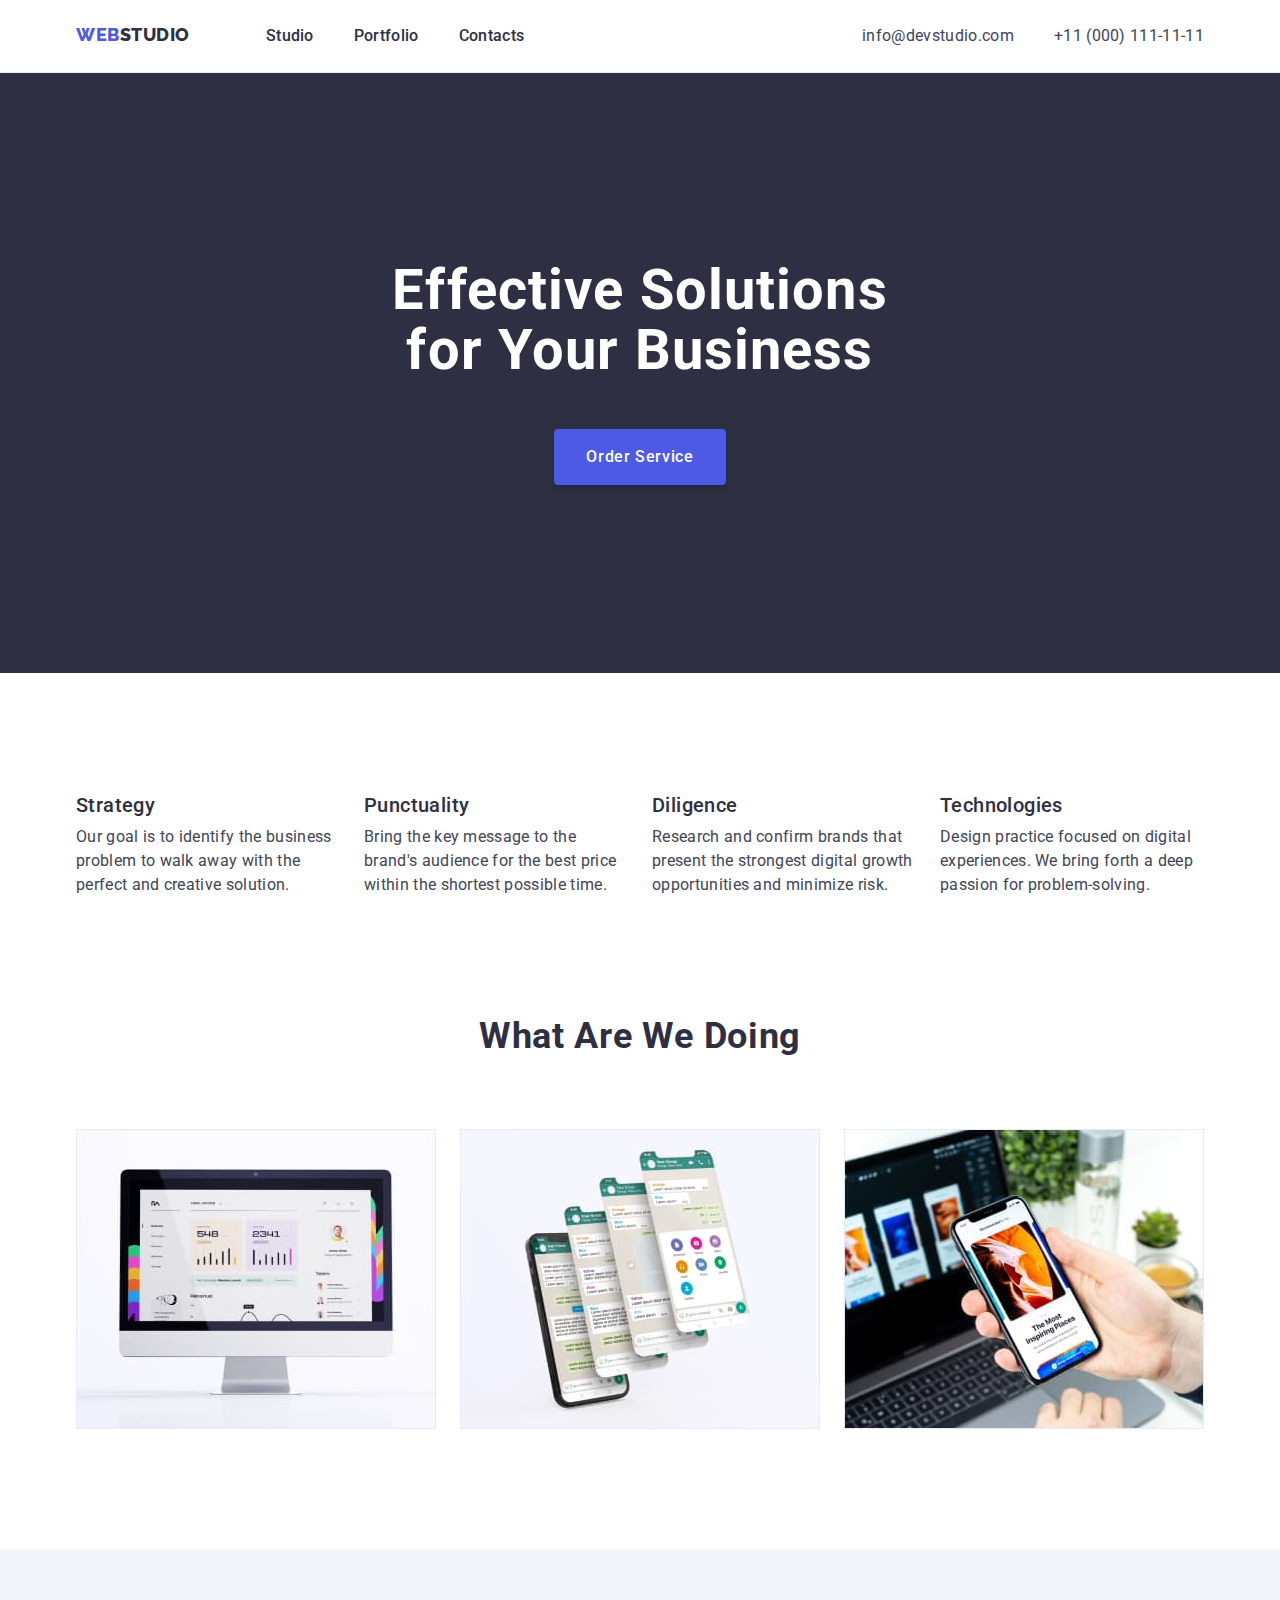
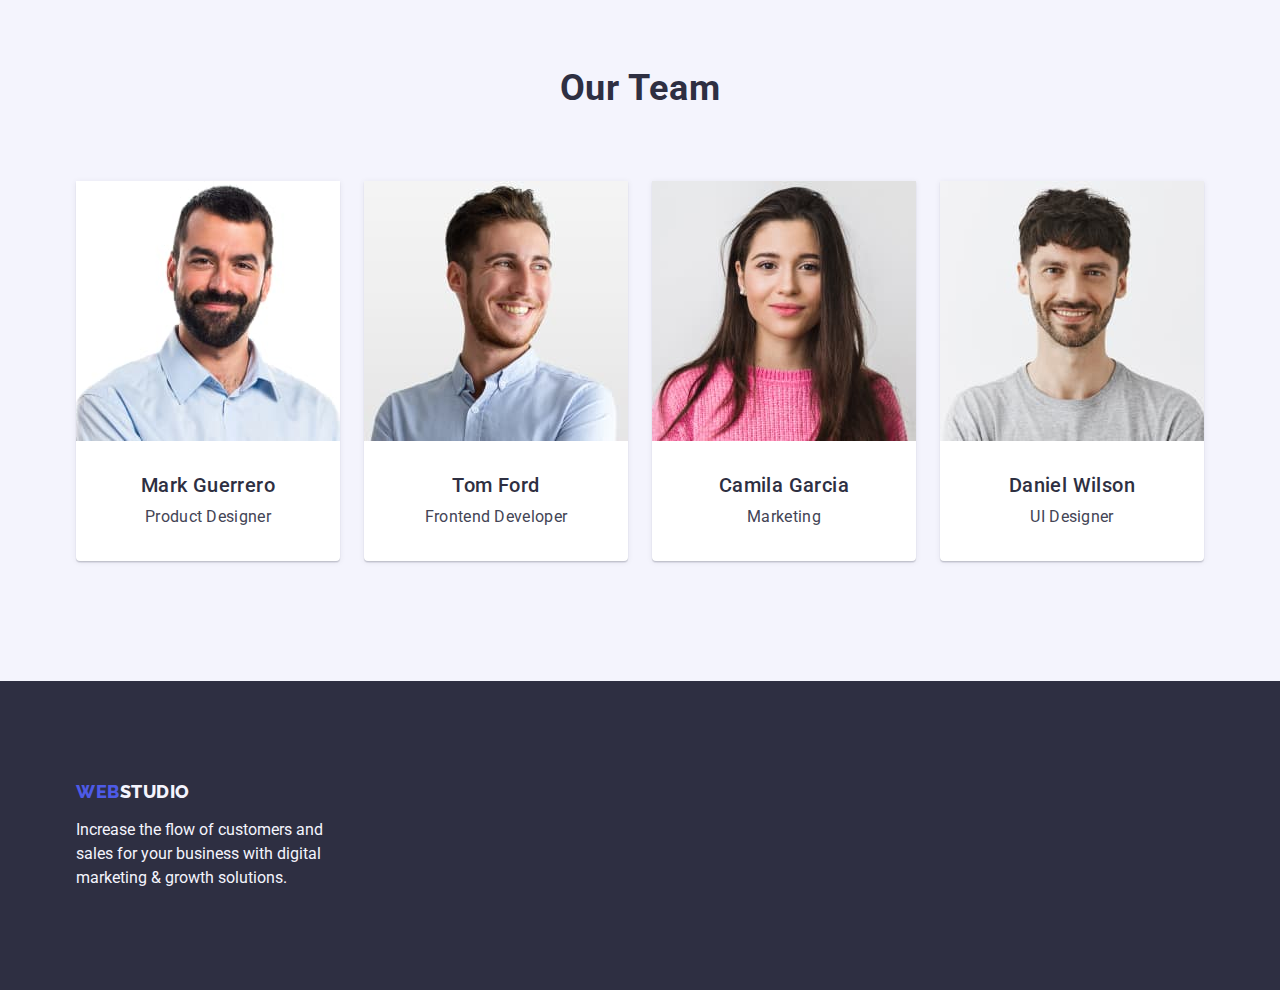
<file: index.html>
<!DOCTYPE html>
<html lang="en">
  <head>
    <meta charset="UTF-8" />
    <meta http-equiv="X-UA-Compatible" content="IE=edge" />
    <meta name="viewport" content="width=device-width, initial-scale=1.0" />
    <link rel="preconnect" href="https://fonts.googleapis.com" />
    <link rel="preconnect" href="https://fonts.gstatic.com" crossorigin />
    <link
      href="https://fonts.googleapis.com/css2?family=Raleway:wght@800&family=Roboto:wght@400;500;700;900&display=swap"
      rel="stylesheet"
    />
    <link
      rel="stylesheet"
      href="https://cdnjs.cloudflare.com/ajax/libs/modern-normalize/1.1.0/modern-normalize.min.css"
    />
    <title>WEBSTUDIO</title>
    <link rel="stylesheet" href="./css/styles.css" />
  </head>
  <body>
    <!-- HEADER -->
    <header class="header">
      <div class="container header-container">
        <nav>
          <!-- LOGO -->

          <a href="./index.html" class="logo-icon link"
            >Web<span class="icon-logo">Studio</span></a
          >

          <!-- NAVIGATION LIST -->

          <ul class="list nav-conteainer">
            <li class="nav-list-item container-item">
              <a class="link link-itms" href="./index.html">Studio</a>
            </li>
            <li class="nav-list-item container-item">
              <a class="link link-itms" href="./portfolio.html">Portfolio</a>
            </li>
            <li class="nav-list-item container-item">
              <a class="link link-itms" href="">Contacts</a>
            </li>
          </ul>
        </nav>
        <!-- ADDRESS CONTACTS -->
        <address class="address-section">
          <ul class="list address-container">
            <li>
              <a class="contacts link" href="mailto:info@devstudio.com"
                >info@devstudio.com</a
              >
            </li>
            <li>
              <a class="contacts link" href="tel:+110001111111"
                >+11 (000) 111-11-11</a
              >
            </li>
          </ul>
        </address>
      </div>
    </header>
    <main>
      <!-- Section 1 -->

      <section class="hero-section">
        <div class="container">
          <h1 class="hero-title">Effective Solutions for Your Business</h1>
          <button type="button" class="order-button order-container">
            Order Service
          </button>
        </div>
      </section>

      <!-- SECTION 2 ABOUT US -->

      <section class="section-about-us">
        <div class="container">
          <h2 class="visually-hidden">About us</h2>
          <ul class="list container-about">
            <li class="about-items">
              <h3 class="about-title">Strategy</h3>
              <p class="about-subtitle">
                Our goal is to identify the business problem to walk away with
                the perfect and creative solution.
              </p>
            </li>
            <li class="about-items">
              <h3 class="about-title">Punctuality</h3>
              <p class="about-subtitle">
                Bring the key message to the brand's audience for the best price
                within the shortest possible time.
              </p>
            </li>
            <li class="about-items">
              <h3 class="about-title">Diligence</h3>
              <p class="about-subtitle">
                Research and confirm brands that present the strongest digital
                growth opportunities and minimize risk.
              </p>
            </li>
            <li class="about-items">
              <h3 class="about-title">Technologies</h3>
              <p class="about-subtitle">
                Design practice focused on digital experiences. We bring forth a
                deep passion for problem-solving.
              </p>
            </li>
          </ul>
        </div>
      </section>
      <!-- SECTION 3 WORK -->
      <section class="work-section">
        <div class="container">
          <h2 class="works-title">What are we doing</h2>
          <ul class="list work-container">
            <li class="work-list">
              <img
                src="./images/rectangle71.jpg"
                alt="view  monitor"
                width="360"
              />
            </li>
            <li class="work-list">
              <img
                src="./images/rectangle72.jpg"
                alt="view mobile phone"
                width="360"
              />
            </li>
            <li class="work-list">
              <img
                src="./images/Rectangle73.jpg"
                alt="view mobile phone and desktop"
                width="360"
              />
            </li>
          </ul>
        </div>
      </section>
      <!-- SECTION 4 WORK -->
      <section class="team-wrap">
        <div class="container">
          <h2 class="team-title">Our Team</h2>
          <ul class="list team-container">
            <li class="team-itms">
              <img
                src="./images/our_team_foto/mark_guerrero.jpg"
                alt="photo our Product Designer"
                width="264"
              />

              <div class="team-text-wrap">
                <h3 class="team-headline">Mark Guerrero</h3>
                <p class="team-text">Product Designer</p>
              </div>
            </li>
            <li class="team-itms">
              <img
                src="./images/our_team_foto/tom_ford.jpg"
                alt="photo our Frontend Developer"
                width="264"
              />
              <div class="team-text-wrap">
                <h3 class="team-headline">Tom Ford</h3>
                <p class="team-text">Frontend Developer</p>
              </div>
            </li>
            <li class="team-itms">
              <img
                src="./images/our_team_foto/camila_garcia.jpg"
                alt="photo our Marketing"
                width="264"
              />
              <div class="team-text-wrap">
                <h3 class="team-headline">Camila Garcia</h3>
                <p class="team-text">Marketing</p>
              </div>
            </li>
            <li class="team-itms">
              <img
                src="./images/our_team_foto/daniel_wilson.jpg"
                alt="photo our UI Designer"
                width="264"
              />
              <div class="team-text-wrap">
                <h3 class="team-headline">Daniel Wilson</h3>
                <p class="team-text">UI Designer</p>
              </div>
            </li>
          </ul>
        </div>
      </section>
    </main>
    <footer class="footer">
      <div class="container">
        <div class="footer-container">
          <a href="./index.html" class="logo-icon link"
            >Web<span class="icon-logo-footer">Studio</span></a
          >
          <p class="footer-text">
            Increase the flow of customers and sales for your business with
            digital marketing & growth solutions.
          </p>
        </div>
      </div>
    </footer>
  </body>
</html>
</file>
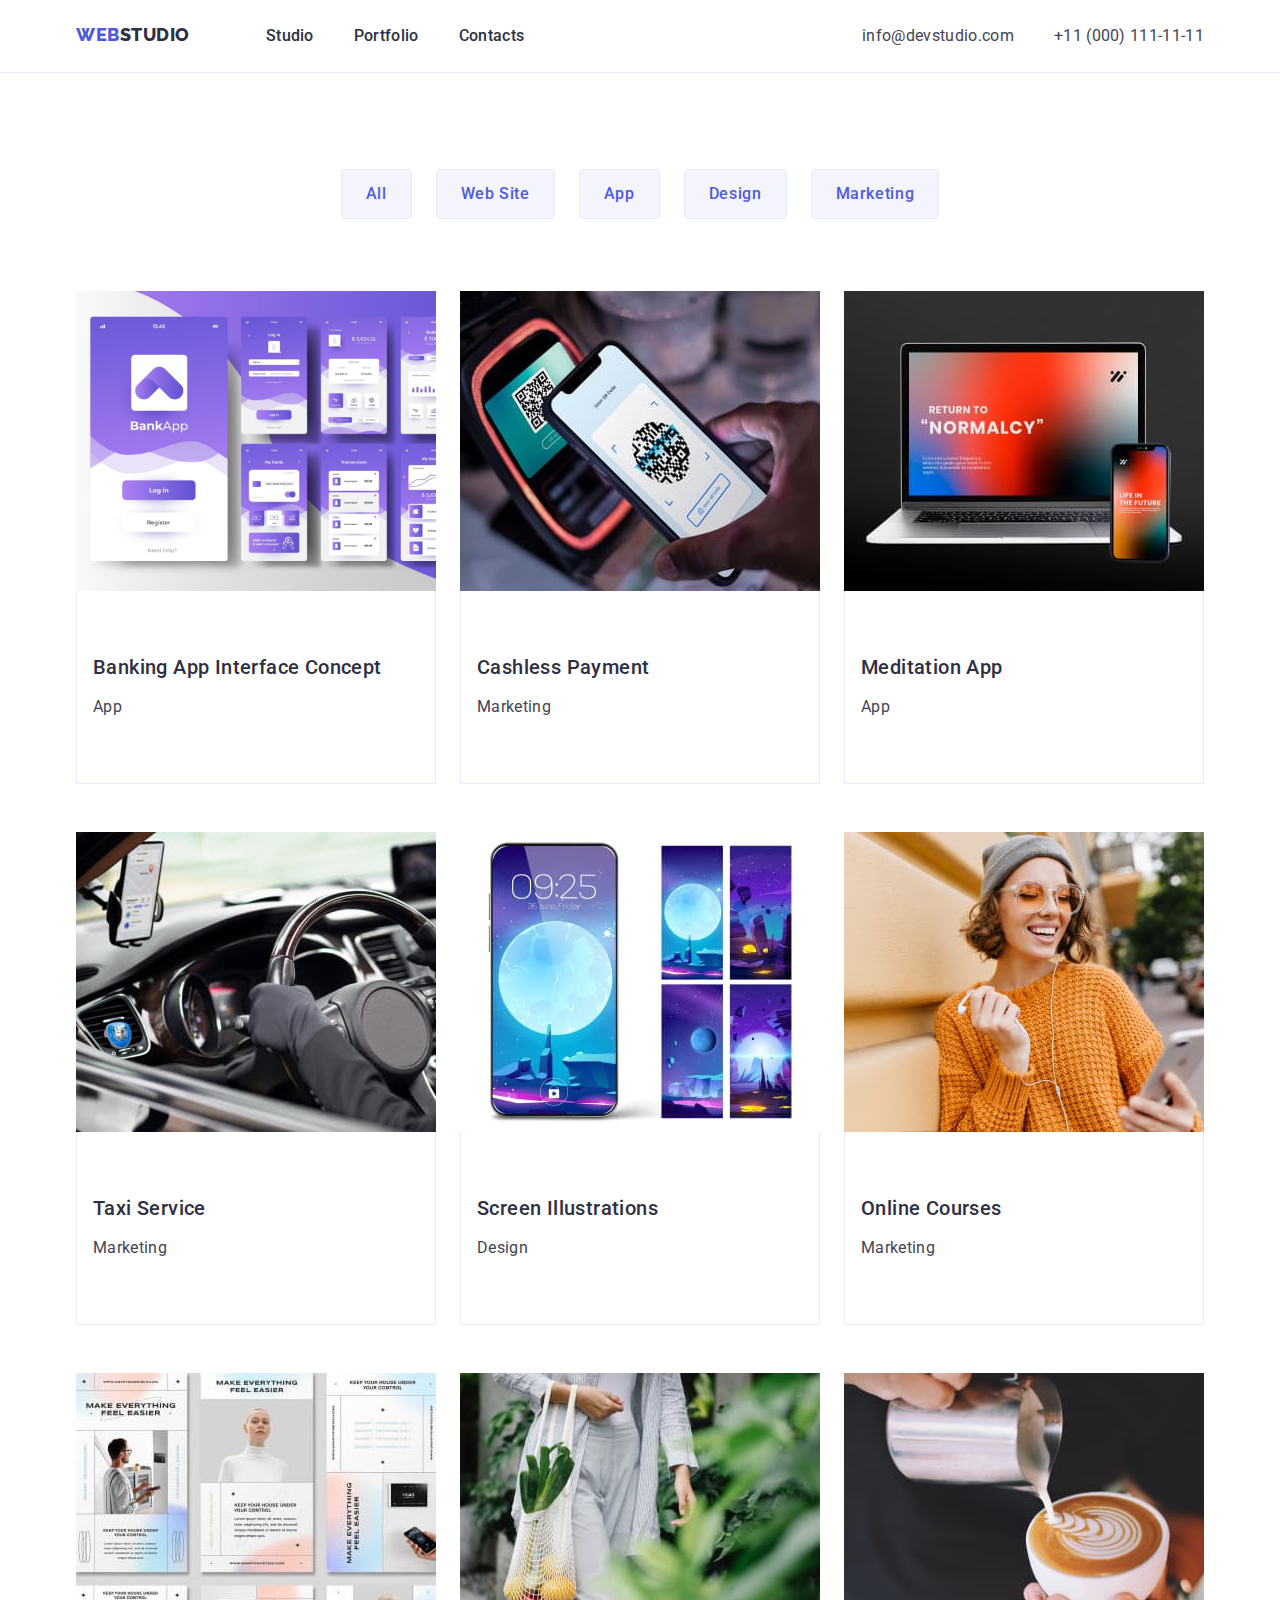
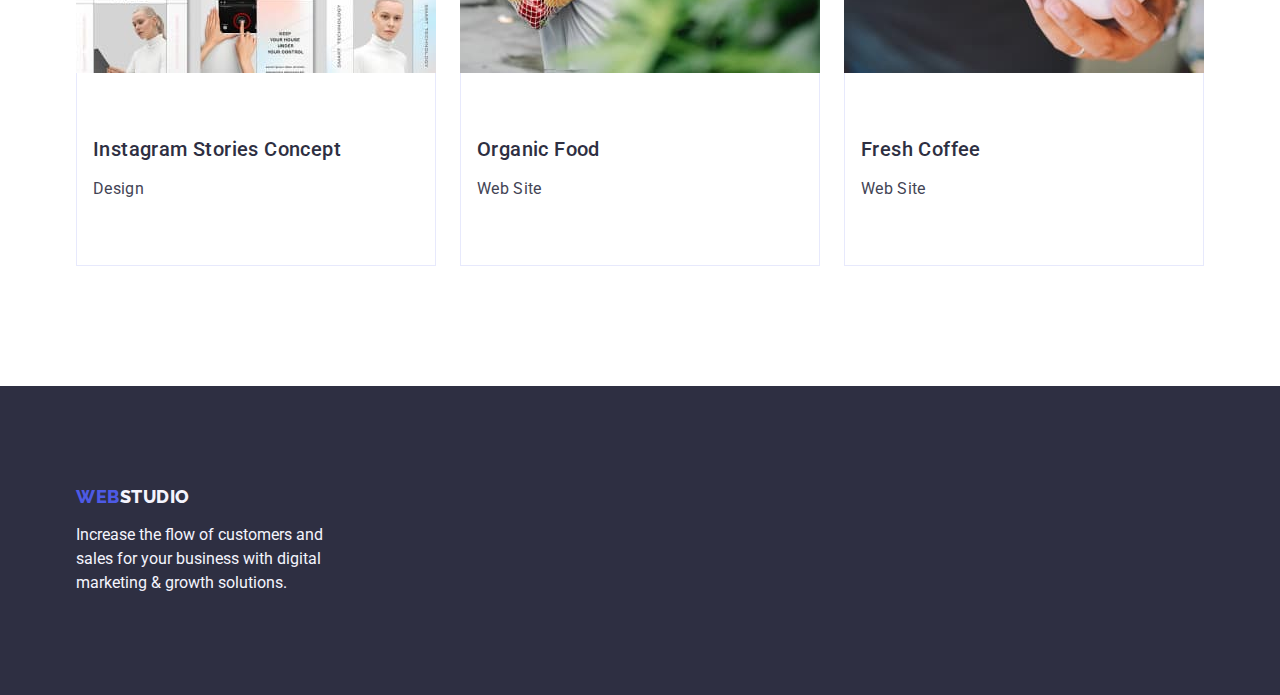
<file: portfolio.html>
<!DOCTYPE html>
<html lang="en">
  <head>
    <meta charset="UTF-8" />
    <meta http-equiv="X-UA-Compatible" content="IE=edge" />
    <meta name="viewport" content="width=device-width, initial-scale=1.0" />
    <link rel="preconnect" href="https://fonts.googleapis.com" />
    <link rel="preconnect" href="https://fonts.gstatic.com" crossorigin />
    <link
      href="https://fonts.googleapis.com/css2?family=Raleway:wght@800&family=Roboto:wght@400;500;700;900&display=swap"
      rel="stylesheet"
    />
    <link
      rel="stylesheet"
      href="https://cdnjs.cloudflare.com/ajax/libs/modern-normalize/1.1.0/modern-normalize.min.css"
    />
    <title>WEBSTUDIO</title>
    <link rel="stylesheet" href="./css/styles.css" />
  </head>
  <body>
    <header class="header">
      <div class="container header-container">
        <nav>
          <!-- LOGO -->

          <a href="./index.html" class="logo-icon link"
            >Web<span class="icon-logo">Studio</span></a
          >

          <!-- NAVIGATION LIST -->

          <ul class="list nav-conteainer">
            <li class="nav-list-item container-item">
              <a class="link link-itms" href="./index.html">Studio</a>
            </li>
            <li class="nav-list-item container-item">
              <a class="link link-itms" href="./portfolio.html">Portfolio</a>
            </li>
            <li class="nav-list-item container-item">
              <a class="link link-itms" href="">Contacts</a>
            </li>
          </ul>
        </nav>
        <!-- ADDRESS CONTACTS -->
        <address class="address-section">
          <ul class="list address-container">
            <li>
              <a class="contacts link" href="mailto:info@devstudio.com"
                >info@devstudio.com</a
              >
            </li>
            <li>
              <a class="contacts link" href="tel:+110001111111"
                >+11 (000) 111-11-11</a
              >
            </li>
          </ul>
        </address>
      </div>
    </header>
    <main>
      <section class="section-portfolio">
        <div class="container">
          <h1 class="visually-hidden">Portfolio</h1>
          <ul class="list filter-container">
            <li>
              <button class="filter-list-item" type="button">All</button>
            </li>
            <li>
              <button class="filter-list-item" type="button">Web Site</button>
            </li>
            <li>
              <button class="filter-list-item" type="button">App</button>
            </li>
            <li>
              <button class="filter-list-item" type="button">Design</button>
            </li>
            <li>
              <button class="filter-list-item" type="button">Marketing</button>
            </li>
          </ul>
          <ul class="list img-container">
            <li class="img-work">
              <a href="" class="link">
                <img
                  src="./images/portfolio/banking_app_interface_concept.jpg"
                  alt="photo our app"
                  height="300"
                />
                <div class="work-text-wrap">
                  <h2 class="work-lead">Banking App Interface Concept</h2>
                  <p class="work-lead-text">App</p>
                </div>
              </a>
            </li>
            <li class="img-work">
              <a href="" class="link">
                <img
                  src="./images/portfolio/cashless_payment.jpg"
                  alt="photo Cashless Payment"
                  width="360"
                  height="300"
                />
                <div class="work-text-wrap">
                  <h2 class="work-lead">Cashless Payment</h2>
                  <p class="work-lead-text">Marketing</p>
                </div>
              </a>
            </li>
            <li class="img-work">
              <a href="" class="link">
                <img
                  src="./images/portfolio/meditation_app.jpg"
                  alt="photo leptop and phone with our app"
                  width="360"
                  height="300"
                />
                <div class="work-text-wrap">
                  <h2 class="work-lead">Meditation App</h2>
                  <p class="work-lead-text">App</p>
                </div>
              </a>
            </li>

            <li class="img-work">
              <a href="" class="link">
                <img
                  src="./images/portfolio/taxi_service.jpg"
                  alt="photo cellphone and taxi-driver"
                  width="360"
                  height="300"
                />
                <div class="work-text-wrap">
                  <h2 class="work-lead">Taxi Service</h2>
                  <p class="work-lead-text">Marketing</p>
                </div>
              </a>
            </li>
            <li class="img-work">
              <a href="" class="link">
                <img
                  src="./images/portfolio/screen_illustrations.jpg"
                  alt="cellphone and screen illustrations"
                  width="360"
                  height="300"
                />
                <div class="work-text-wrap">
                  <h2 class="work-lead">Screen Illustrations</h2>
                  <p class="work-lead-text">Design</p>
                </div>
              </a>
            </li>
            <li class="img-work">
              <a href="" class="link">
                <img
                  src="./images/portfolio/online_courses.jpg"
                  alt="girl with cellphone"
                  width="360"
                  height="300"
                />
                <div class="work-text-wrap">
                  <h2 class="work-lead">Online Courses</h2>
                  <p class="work-lead-text">Marketing</p>
                </div>
              </a>
            </li>

            <li class="img-work">
              <a href="" class="link">
                <img
                  src="./images/portfolio/instagram_stories_concept.jpg"
                  alt="phone pages from instagram"
                  width="360"
                  height="300"
                />
                <div class="work-text-wrap">
                  <h2 class="work-lead">Instagram Stories Concept</h2>
                  <p class="work-lead-text">Design</p>
                </div>
              </a>
            </li>
            <li class="img-work">
              <a href="" class="link">
                <img
                  src="./images/portfolio/organic_food.jpg"
                  alt="photo lady with organic food"
                  width="360"
                  height="300"
                />
                <div class="work-text-wrap">
                  <h2 class="work-lead">Organic Food</h2>
                  <p class="work-lead-text">Web Site</p>
                </div>
              </a>
            </li>
            <li class="img-work">
              <a href="" class="link">
                <img
                  src="./images/portfolio/fresh_coffee.jpg"
                  alt="photo cup of Coffee"
                  width="360"
                  height="300"
                />
                <div class="work-text-wrap">
                  <h2 class="work-lead">Fresh Coffee</h2>
                  <p class="work-lead-text">Web Site</p>
                </div>
              </a>
            </li>
          </ul>
        </div>
      </section>
    </main>
    <footer class="footer">
      <div class="container">
        <div class="footer-container">
          <a href="./index.html" class="logo-icon link"
            >Web<span class="icon-logo-footer">Studio</span></a
          >
          <p class="footer-text">
            Increase the flow of customers and sales for your business with
            digital marketing & growth solutions.
          </p>
        </div>
      </div>
    </footer>
  </body>
</html>
</file>
<file: css/styles.css>
:root {
  --primary-text-color: #2e2f42;
  --secondary-text-color: #434455;
  --white-text-colot: #ffffff;
  --footer-text-color: #f4f4fd;
  --web-text-color: #4d5ae5;
  --hover-focus-color: #404bbf;
}
body {
  font-family: "Roboto", sans-serif;
  color: #434455;
  background-color: #ffffff;
}
h1,
h2,
h3,
h4,
h5,
h6,
p,
ul {
  margin: 0;
}
a {
  text-decoration: none;
}
img {
  display: block;
  max-width: 100%;
  /* height: auto; */
}

.list {
  list-style: none;
  padding: 0;
}
.link {
  text-decoration: none;
}
.container {
  width: 1158px;
  margin: 0 auto;
  padding: 0 15px;
  /* box-sizing: border-box; */
  /* outline: 1px red solid; */
}
nav {
  display: flex;
}

/* Header-Container */
.header {
  padding: 24px 0;
  width: 100%;
  background-color: #ffffff;
  border-bottom: 1px solid #e7e9fc;
}
.header-container {
  display: flex;
}

/* WebStudio logo header */
.logo-container {
  display: block;
}
.logo-icon {
  font-family: "Raleway", sans-serif;
  font-weight: 800;
  font-size: 18px;
  line-height: 1.17;
  letter-spacing: 0.03em;
  text-transform: uppercase;
  color: var(--web-text-color);
}
.icon-logo {
  color: var(--primary-text-color);
}

/* WebStudio navigation */

.nav-conteainer {
  display: flex;
  /* align-items: center; */
  gap: 40px;
  margin-left: 76px;
}
.container-item {
  display: flex;
}

.nav-list-item {
  font-weight: 500;
  font-size: 16px;
  line-height: 1.5;
  letter-spacing: 0.02em;
}
.link-itms {
  color: var(--primary-text-color);
}
.link-itms:hover {
  color: #404bbf;
}
.link-itms:focus {
  color: #404bbf;
}

/* ADDRESS CONTACTS */

.address-container {
  display: flex;
  gap: 40px;
}
.address-section {
  font-style: normal;
  margin-left: auto;
}
.address-items {
  display: flex;
  justify-content: flex-end;
}

.contacts {
  font-size: 16px;
  line-height: 1.5;
  letter-spacing: 0.02em;
  color: #434455;
  text-decoration: none;
  display: block;
}
.contacts:hover {
  color: #404bbf;
}
.contacts:focus {
  color: #404bbf;
}
/* Section 1 */
.hero-section {
  background: #2e2f42;

  padding: 188px 0;
  text-align: center;
}
.hero-title {
  font-weight: 700;
  max-width: 496px;
  margin: 0 auto;
  font-size: 56px;
  line-height: 1.07;
  text-align: center;
  color: #ffffff;
  letter-spacing: 0.02em;
}
.order-button:hover {
  background-color: #404bbf;
  cursor: pointer;
}
.order-button:focus {
  background-color: #404bbf;
  cursor: pointer;
}
.order-container {
  display: block;
  margin: 0 auto;
  margin-top: 48px;
}
.order-button {
  font-family: "Roboto", sans-serif;
  min-width: 169px;
  padding: 16px 32px;
  border: none;
  border-radius: 4px;
  background: #4d5ae5;
  box-shadow: 0px 4px 4px rgba(0, 0, 0, 0.15);
  border-radius: 4px;
  font-weight: 500;
  font-size: 16px;
  line-height: 1.5;
  align-items: center;
  letter-spacing: 0.04em;
  color: #ffffff;
}

/* SECTION 2 ABOUT US */
.section-about-us {
  padding: 120px 0;
}
.about-us-title {
  display: none;
}
.container-about {
  display: flex;
  gap: 24px;
}
.about-items {
  min-width: 264px;
}

.about-title {
  color: #2e2f42;
  font-weight: 500;
  font-size: 20px;
  line-height: 1.2;
  letter-spacing: 0.02em;
  margin-bottom: 8px;
}

.about-subtitle {
  font-weight: 400;
  font-size: 16px;
  line-height: 1.5;
  color: #434455;
  letter-spacing: 0.02em;
}
/* SECTION 3 WORK */
.work-container {
  display: flex;
  margin: 0 auto;
}
.work-section {
  padding-bottom: 120px 0;
}
.works-title {
  font-size: 36px;
  line-height: 1.11;
  text-align: center;
  letter-spacing: 0.02em;
  text-transform: capitalize;
  color: #2e2f42;
  margin-bottom: 72px;
}
.work-list {
  /* display: block;
  justify-content: center;
  width: 360px;
  height: 300px; */
  padding-bottom: 120px;
  /* margin-right: 40px; */
}
.work-list:not(:last-child) {
  margin-right: 24px;
}
/* SECTION 4 TEAM */
.team-container {
  display: flex;
  /* gap: 24px; */
}
.team-wrap {
  background-color: #f4f4fd;
  padding: 120px 0;
}
.team-title {
  font-weight: 700;
  font-size: 36px;
  line-height: 40px;
  text-align: center;
  letter-spacing: 0.02em;
  text-transform: capitalize;
  color: #2e2f42;
  line-height: 1.11;
  margin-bottom: 72px;
}

.team-itms {
  width: 264px;
  background: #ffffff;
  box-shadow: 0px 1px 6px rgba(46, 47, 66, 0.08),
    0px 1px 1px rgba(46, 47, 66, 0.16), 0px 2px 1px rgba(46, 47, 66, 0.08);
  border-radius: 0px 0px 4px 4px;
  /* margin-right: 40px; */
}
.team-itms:not(:last-child) {
  margin-right: 24px;
}
.team-text-wrap {
  padding: 32px 16px;
}

.team-headline {
  font-weight: 500;
  font-size: 20px;
  line-height: 1.2;
  text-align: center;
  color: #2e2f42;
  letter-spacing: 0.02em;
}
.team-text {
  font-weight: 400;
  font-size: 16px;
  line-height: 1.5;
  text-align: center;
  letter-spacing: 0.02em;
  color: #434455;
  margin-top: 8px;
}
/* FOOTER */
.footer-container {
}
.footer {
  background-color: #2e2f42;
  padding: 100px 0;
}
.icon-logo-footer {
  color: #f4f4fd;
}
.footer-text {
  margin-top: 16px;
  color: #f4f4fd;
  line-height: 1.5;
  max-width: 264px;
}

/* Portfolio main page */
.section-portfolio {
  padding-top: 96px;
  padding-bottom: 120px;
}
.visually-hidden {
  position: absolute;
  width: 1px;
  height: 1px;
  margin: -1px;
  border: 0;
  padding: 0;

  white-space: nowrap;
  clip-path: inset(100%);
  clip: rect(0 0 0 0);
  overflow: hidden;
}
/* Portfolio button */
.filter-container {
  display: flex;
  justify-content: center;
  gap: 24px;
  margin-bottom: 72px;
  /* border: 1px solid #e7e9fc;
  border-radius: 4px; */
}
.filter-list-item:focus,
.filter-list-item:hover {
  color: #ffffff;
  background-color: #404bbf;
  cursor: pointer;
}
.filter-list-item {
  cursor: pointer;
  font-family: "Roboto", sans-serif;
  font-weight: 500;
  font-size: 16px;
  line-height: 1.5;
  letter-spacing: 0.04em;
  color: #4d5ae5;
  padding: 12px 24px;
  background-color: #f4f4fd;
  border: 1px solid #e7e9fc;
  border-radius: 4px;
}

/* Photo list work */
.img-container {
  display: flex;
  flex-wrap: wrap;
  gap: 48px 24px;
}
.work-text-wrap {
  padding: 32px 0;
  border: 1px solid #e7e9fc;
  border-top: 0;
}

.img-work {
}

.work-lead {
  font-weight: 500;
  font-size: 20px;
  line-height: 1.2;
  letter-spacing: 0.02em;
  color: #2e2f42;
  padding: 32px 0 8px 16px;
}
.work-lead-text {
  font-size: 16px;
  line-height: 1.5;
  letter-spacing: 0.02em;
  color: #434455;
  padding: 8px 0 32px 16px;
}
/* FOOTER */
.footer {
  background-color: #2e2f42;
}
.icon-logo-footer {
  color: #f4f4fd;
}
</file>
